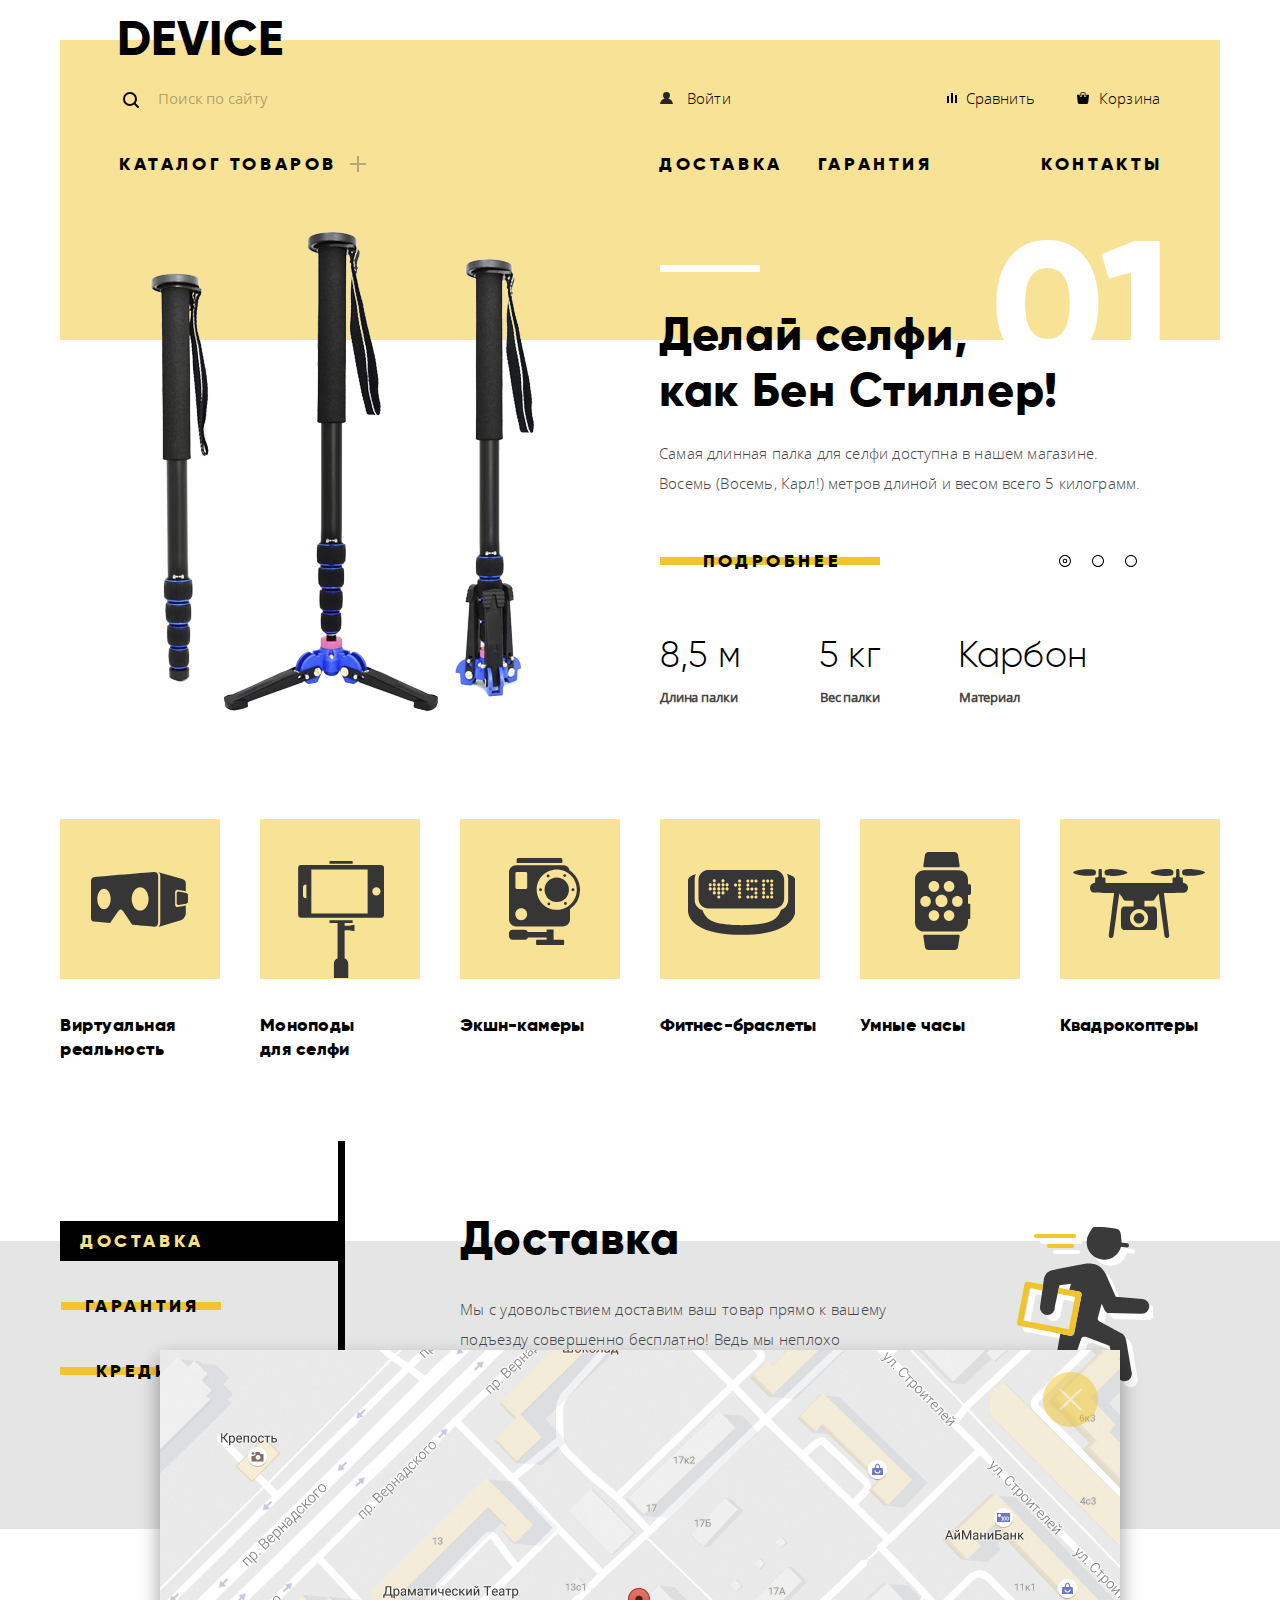
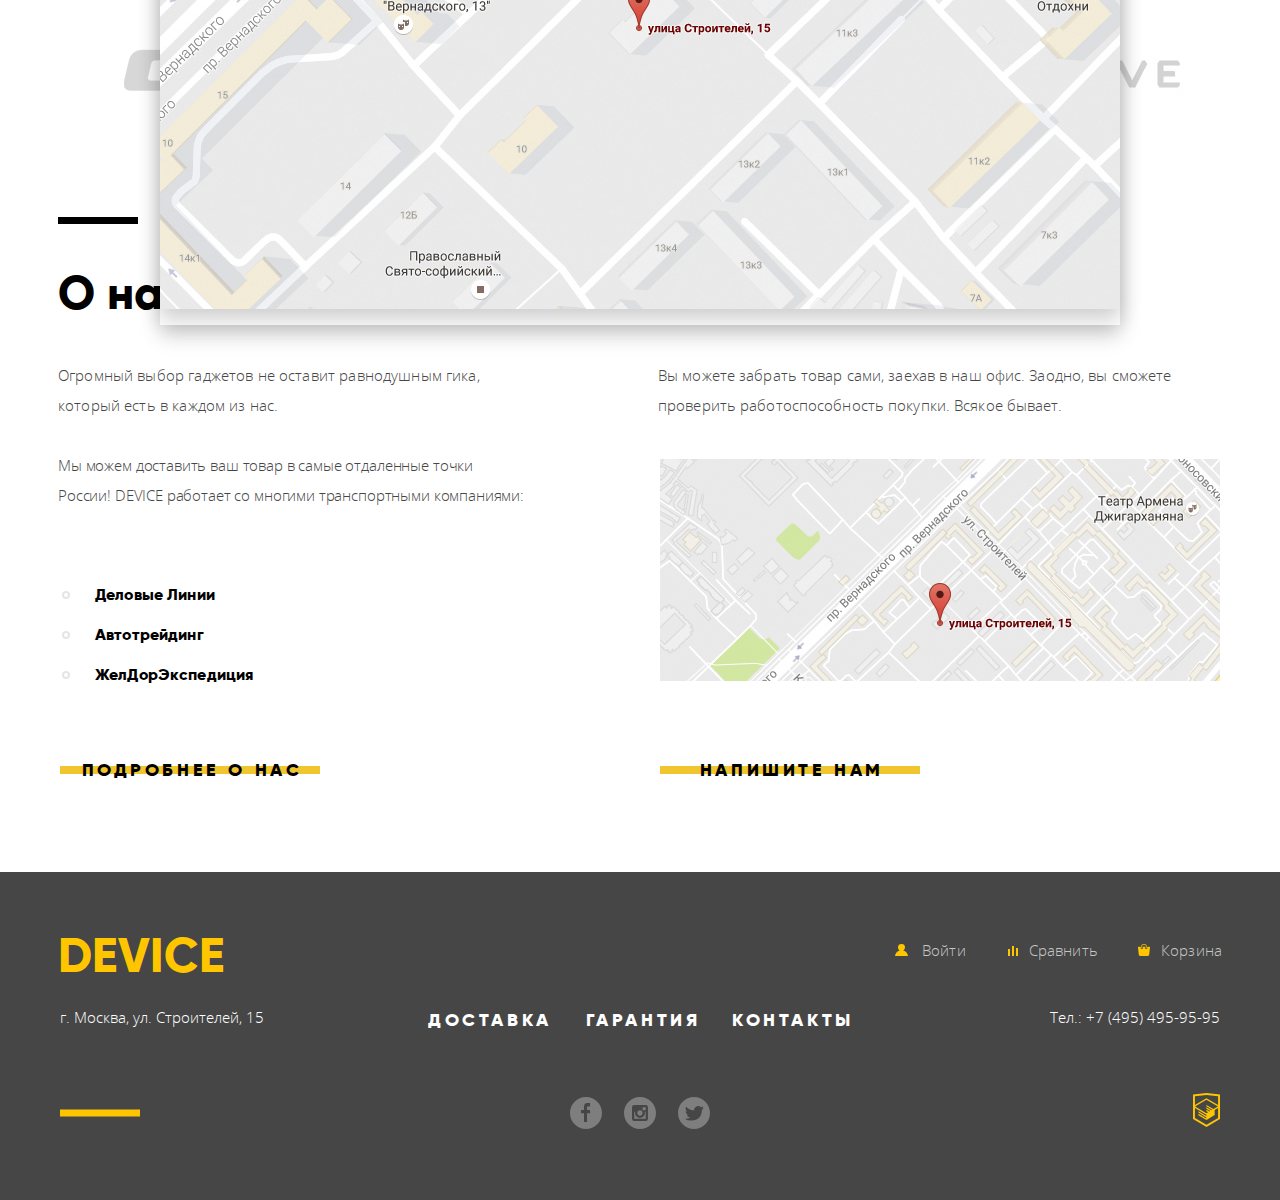
<file: index.html>
<!DOCTYPE html>
<html lang="ru">
  <head>
    <meta charset="utf-8">
    <title>Девайс</title>
    <link href="css/normalize.css" rel="stylesheet">
    <link href="css/style.min.css" rel="stylesheet">
  </head>
  <body>
    <header class="main-header">
      <a class="header-logo" href="index.html">Device</a>

      <nav class="main-navigation">
        <form class="search" action="https://echo.htmlacademy.ru" method="post">
          <label class="search-icon" for="search"></label>
          <input class="search-field" id="search" type="search" name="search-field" placeholder="Поиск по сайту" aria-label="Поле поиска" autocomplete="off">
          <button class="search-button invisible" type="submit">Найти</button>
        </form>

        <ul class="user-navigation">
            <li class="user-navigation-login"><a href="#">Войти</a></li>
            <li class="user-navigation-compare"><a href="#">Сравнить</a></li>
            <li class="user-navigation-cart"><a href="#">Корзина</a></li>
          </ul>
      </nav>

      <nav class="site-navigation">
        <ul class="site-navigation-list">
          <li class="catalog-product">
            <a href="#">Каталог товаров</a>
            <ul class="site-navigation-catalog">
              <li><a href="#">Виртуальная реальность</a></li>
              <li><a href="#">Фитнес-браслеты</a></li>
              <li><a href="#">Квадрокоптеры</a></li>
              <li><a href="catalog.html">Моноподы для селфи</a></li>
              <li><a href="#">Умные часы</a></li>
              <li><a href="#">Экшн-камеры</a></li>
            </ul>
          </li>
          <li class="catalog-delivery"><a href="#">Доставка</a></li>
          <li class="catalog-warranty"><a href="#">Гарантия</a></li>
          <li class="catalog-contacts"><a href="#">Контакты</a></li>
        </ul>
      </nav>
    </header>

    <main class="container">
      <div class="slider-wrapper">
        <input class="visually-hidden slide-toggle-button-1" id="slide1" type="radio" name="slide-button" value="Слайд 1" checked>
        <input class="visually-hidden slide-toggle-button-2" id="slide2" type="radio" name="slide-button" value="Слайд 2">
        <input class="visually-hidden slide-toggle-button-3" id="slide3" type="radio" name="slide-button" value="Слайд 3">

        <div class="slide-controls">
          <label class="slide-1" for="slide1">Слайд 1</label>
          <label class="slide-2" for="slide2">Слайд 2</label>
          <label class="slide-3" for="slide3">Слайд 3</label>
        </div>

        <section class="slider">
          <div class="slider-wrapper-image">
            <img class="slider-image" src="img/slider-1.png" width="384" height="486" alt="Селфи-палка">
          </div>
          <div class="slider-wrapper-text">
            <h2>Делай селфи,
            <br> как Бен Стиллер!</h2>
            <p class="slider-description">Самая длинная палка для селфи доступна в нашем магазине. Восемь (Восемь, Карл!) метров длиной и весом всего 5 килограмм.</p>
            <a class="link-animation" href="#">Подробнее</a>
            <table>
              <tr>
                <td>8,5 м</td>
                <td>5 кг</td>
                <td>Карбон</td>
              </tr>
              <tr>
                <th>Длина палки</th>
                <th>Вес палки</th>
                <th>Материал</th>
              </tr>
            </table>
          </div>
        </section>

        <section class="slider">
          <div class="slider-wrapper-image">
            <img class="slider-image" src="img/slider-2.png" width="345" height="485" alt="Фитнес-браслет">
          </div>
          <div class="slider-wrapper-text">
            <h2>Худеем
            <br> правильно!</h2>
            <p class="slider-description">Мотивирующие фитнес-браслеты помогут найти в себе силы не пропускать занятия и соблюдать диету.</p>
            <a class="link-animation" href="#">Подробнее</a>
            <table>
              <tr>
                <td>48 часов</td>
              </tr>
              <tr>
                <th>Без подзарядки</th>
              </tr>
            </table>
          </div>
        </section>

        <section class="slider">
          <div class="slider-wrapper-image">
            <img class="slider-image" src="img/slider-3.png" width="526" height="334" alt="Квадрокоптер">
          </div>
          <div class="slider-wrapper-text">
            <h2>Порхает как бабочка,
            <br>жалит как пчела!</h2>
            <p class="slider-description">Этот обычный, на первый взгляд, квадрокоптер оснащен мощным лазером, замаскированным под стандартную камеру.</p>
            <a class="link-animation" href="#">Подробнее</a>
            <table>
              <tr>
                <td>800 м</td>
                <td>50 м</td>
              </tr>
              <tr>
                <th>Дальность полета</th>
                <th>Радиус поражения</th>
              </tr>
            </table>
          </div>
        </section>
      </div>

      <section class="category">
        <h2 class="visually-hidden">Категории товаров</h2>
        <a class="vr" href="#">Виртуальная реальность</a>
        <a class="selfie-monopods" href="catalog.html">Моноподы для селфи</a>
        <a class="action-cameras" href="#">Экшн-камеры</a>
        <a class="fitnes-bands" href="#">Фитнес-браслеты</a>
        <a class="smartwatches" href="#">Умные часы</a>
        <a class="quadcopters" href="#">Квадрокоптеры</a>
      </section>

      <section class="service">
        <dl class="service-item">
          <dt class="service-item-title delivery-title service-item-title-active">
            <a class="link-animation" href="#">Доставка</a>
          </dt>
          <dt class="service-item-title warranty-title">
            <a class="link-animation" href="#">Гарантия</a>
          </dt>
          <dt class="service-item-title credit-title">
            <a class="link-animation" href="#">Кредит</a>
          </dt>

          <dd class="service-item-desription delivery">
            <h2 class="service-header">Доставка</h2>
            <p>Мы с удовольствием доставим ваш товар прямо к вашему подъезду совершенно бесплатно! Ведь мы неплохо заработаем, поднимая его на ваш этаж.</p>
          </dd>
          <dd class="service-item-desription warranty">
            <h2 class="service-header">Гарантия</h2>
            <p>Если из-за возгорания купленного у нас товара у вас сгорит дом — не переживайте, мы выдадим вам новый.
            <br>Товар, не дом, конечно же.</p>

          </dd>
          <dd class="service-item-desription credit">
            <h2 class="service-header">Кредит</h2>
            <p>Залезть в долговую яму стало проще! Кредитные консультанты подберут для вас наиболее выгодные условия кредита. Выгодные для нашего банка, разумеется.</p>
          </dd>
        </dl>
      </section>

      <section class="brands">
        <h2 class="visually-hidden">Бренды</h2>
        <a href="#"><img class="brands-item-image" src="img/logo-1.png" width="260" height="100" alt="DJI"></a>
        <a href="#"><img class="brands-item-image" src="img/logo-2.png" width="260" height="100" alt="SPGadgets"></a>
        <a href="#"><img class="brands-item-image" src="img/logo-3.png" width="260" height="100" alt="GoPro"></a>
        <a href="#"><img class="brands-item-image" src="img/logo-4.png" width="260" height="100" alt="VIVE"></a>
      </section>

      <div class="information">
        <section class="about">
          <h2 class="about-header">О нас</h2>
          <p>Огромный выбор гаджетов не оставит равнодушным гика, который есть в каждом из нас.</p>
          <p>Мы можем доставить ваш товар в самые отдаленные точки России! DEVICE работает со многими транспортными компаниями:</p>
          <ul class="about-list">
            <li>Деловые Линии</li>
            <li>Автотрейдинг</li>
            <li>ЖелДорЭкспедиция</li>
          </ul>
          <a class="link-animation" href="#">Подробнее о нас</a>
        </section>

        <section class="contacts">
            <h2 class="contacts-header">Контакты</h2>
            <p>Вы можете забрать товар сами, заехав в наш офис. Заодно, вы сможете проверить работоспособность покупки. Всякое бывает.</p>
            <a href="#">
              <img src="img/map.jpg" width="560" height="222" alt="Наш адрес: г. Москва, ул. Строителей, 15">
            </a>
            <a class="link-animation" href="#">Напишите нам</a>
        </section>
      </div>
    </main>

    <footer class="main-footer">
      <div class="footer-wrapper">
        <div class="footer-top">
          <a class="header-logo" href="index.html">Device</a>

          <nav class="footer-navigation user-navigation">
            <a class="footer-user-navigation-login" href="#">Войти</a>
            <a class="footer-user-navigation-compare" href="#">Сравнить</a>
            <a class="footer-user-navigation-cart" href="#">Корзина</a>
          </nav>
        </div>

        <div class="footer-middle">
          <p class="footer-contacts">г. Москва, ул. Строителей, 15</p>

          <nav class="footer-site-navigation">
            <a href="#">Доставка</a>
            <a href="#">Гарантия</a>
            <a href="#">Контакты</a>
          </nav>

          <p class="footer-phone">Тел.: +7 (495) 495-95-95</p>
        </div>

        <div class="footer-bottom">
          <ul class="footer-social">
            <li><a class="social-button social-button-facebook" href="#">Фейсбук</a></li>
            <li><a class="social-button social-button-instagram" href="#">Инстаграм</a></li>
            <li><a class="social-button social-button-twitter" href="#">Твиттер</a></li>
          </ul>

          <a class="footer-copyright" href="https://htmlacademy.ru/intensive/htmlcss" target="_blank">HTML Academy</a>
        </div>
      </div>
    </footer>

    <div class="pop-up feedback">
      <button class="modal-close" type="button">Закрыть</button>
      <form class="feedback-form" action="https://echo.htmlacademy.ru" method="post">
        <label>
          Ваше имя:
          <input id="feedback-name" type="text" name="name" placeholder="Имя Фамилия">
        </label>
        <label>
          Ваш e-mail:
          <input id="feedback-email" type="email" name="email" placeholder="email@example.com">
        </label>
        <label>
          Текст письма:
          <textarea id="feedback-entry-field" name="textarea" placeholder="В свободной форме"></textarea>
        </label>
        <button class="link-animation" type="submit">Отправить</button>
      </form>
    </div>

    <div class="pop-up big-map">
        <button class="modal-close" type="button">Закрыть</button>
        <iframe src="https://www.google.com/maps/embed?pb=!1m18!1m12!1m3!1d2249.1125488779976!2d37.52742931592807!3d55.687030980535816!2m3!1f0!2f0!3f0!3m2!1i1024!2i768!4f13.1!3m3!1m2!1s0x46b54cf65f5c8955%3A0x694710ccd55501e!2z0YPQuy4g0KHRgtGA0L7QuNGC0LXQu9C10LksIDE1LCDQnNC-0YHQutCy0LAsIDExOTMxMQ!5e0!3m2!1sru!2sru!4v1536295675583" width="960" height="559" style="border:0" allowfullscreen></iframe>
    </div>

    <script src="js/script.min.js"></script>
  </body>
</html>
</file>
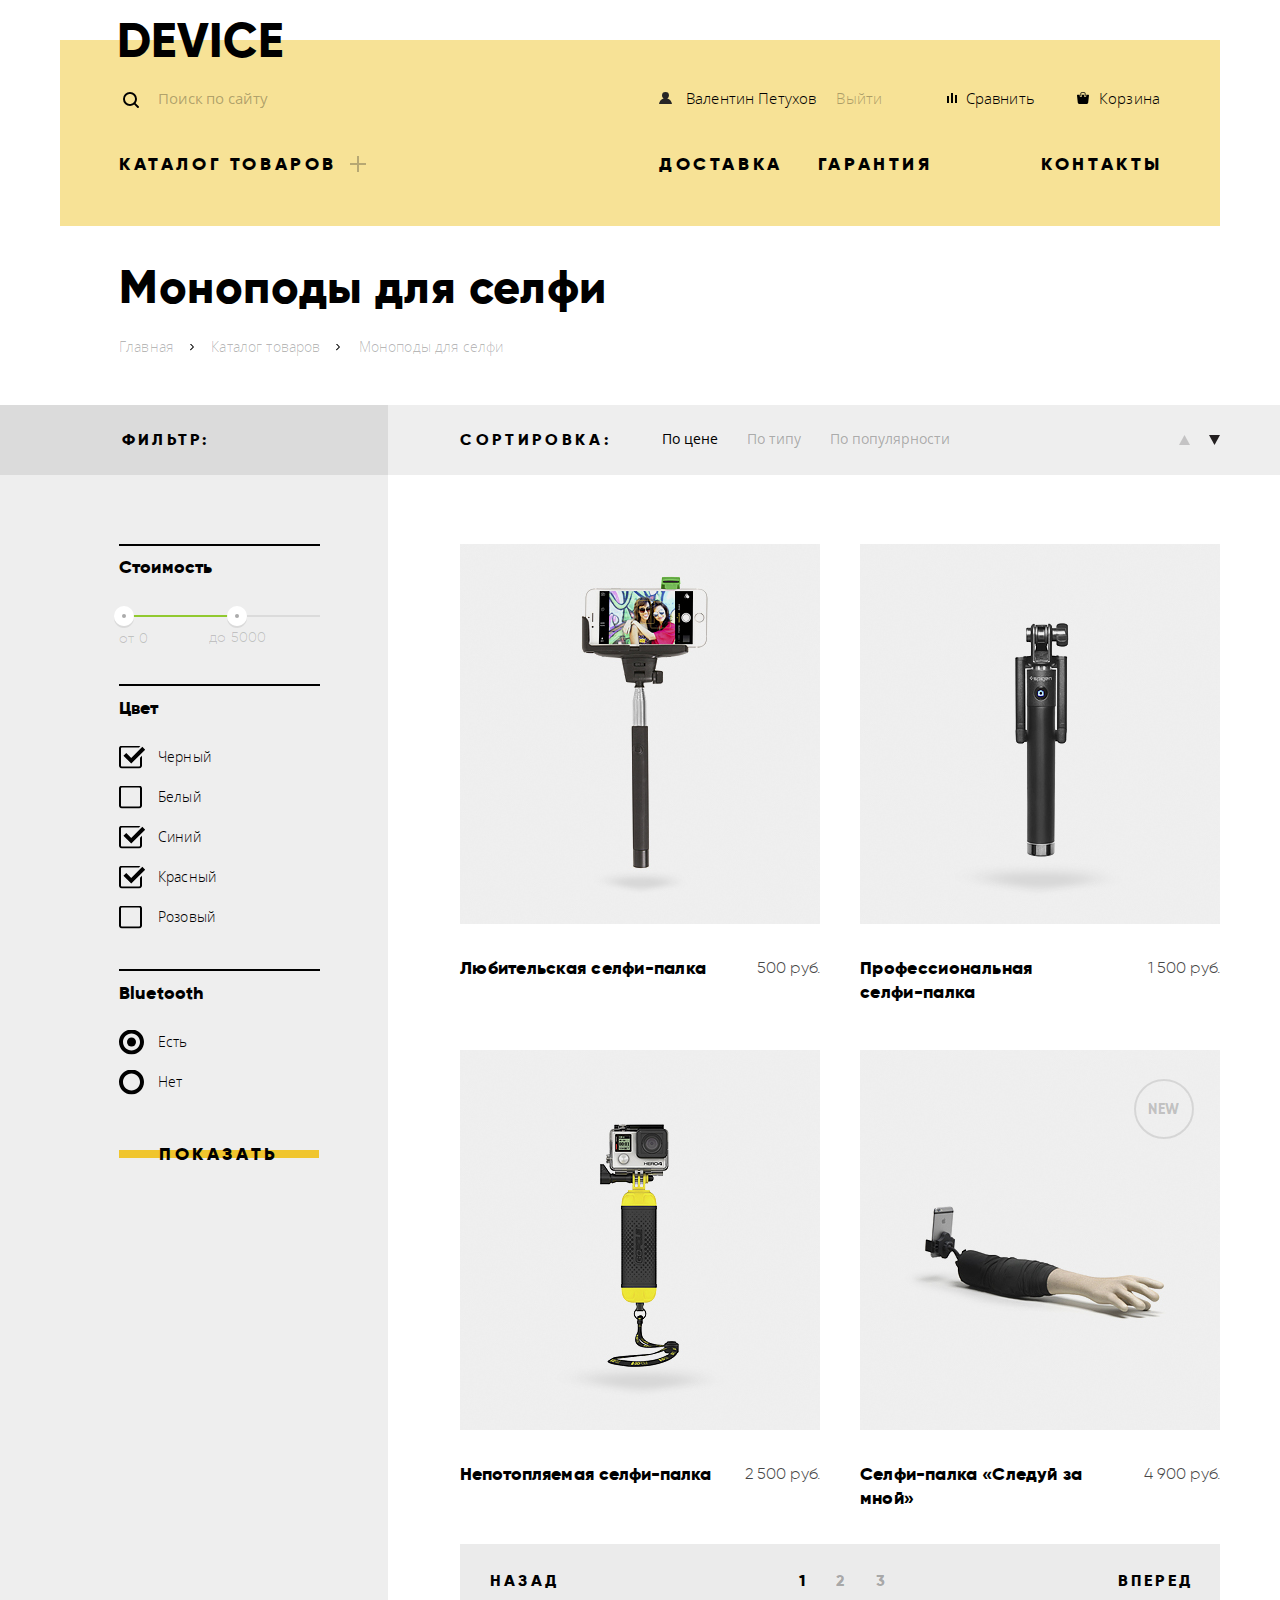
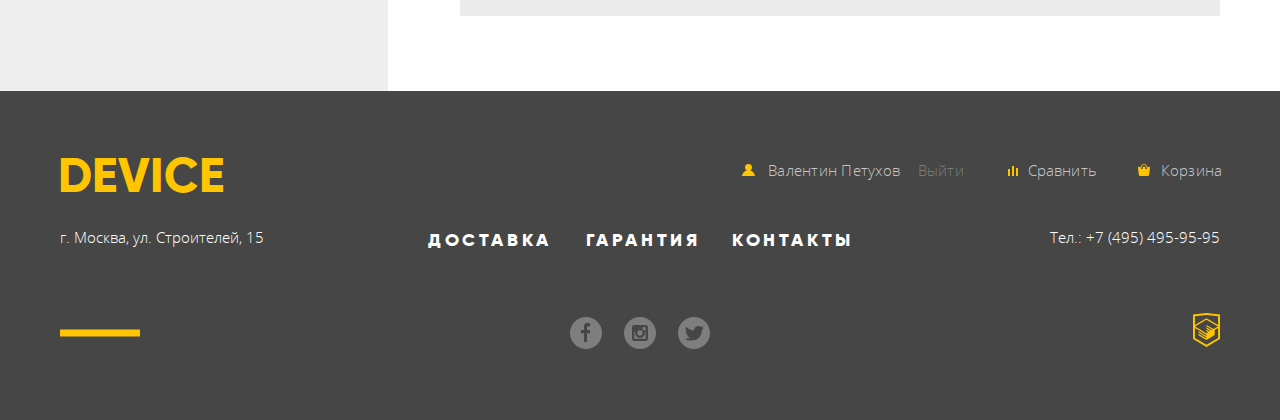
<file: catalog.html>
<!DOCTYPE html>
<html lang="ru">
  <head>
    <meta charset="utf-8">
    <title>Девайс. Моноподы для селфи</title>
    <link href="css/normalize.css" rel="stylesheet">
    <link href="css/style.min.css" rel="stylesheet">
  </head>
  <body class="inner">
    <header class="main-header">
      <a class="header-logo" href="index.html">Device</a>

      <nav class="main-navigation">
        <form class="search" action="https://echo.htmlacademy.ru" method="post">
          <label class="search-icon" for="search"></label>
          <input class="search-field" id="search" type="search" name="search-field" placeholder="Поиск по сайту" aria-label="Поле поиска" autocomplete="off">
          <button class="search-button invisible" type="submit">Найти</button>
        </form>

        <ul class="user-navigation">
          <li class="user-navigation-username"><a href="https://up.htmlacademy.ru/htmlcss/22/user/785179" target="_blank">Валентин Петухов</a></li>
          <li class="user-navigation-login"><a href="#">Выйти</a></li>
          <li class="user-navigation-compare"><a href="#">Сравнить</a></li>
          <li class="user-navigation-cart"><a href="#">Корзина</a></li>
        </ul>
      </nav>

      <nav class="site-navigation">
        <ul class="site-navigation-list">
          <li class="catalog-product">
            <a href="#">Каталог товаров</a>
            <ul class="site-navigation-catalog">
              <li><a href="#">Виртуальная реальность</a></li>
              <li><a href="#">Фитнес-браслеты</a></li>
              <li><a href="#">Квадрокоптеры</a></li>
              <li><a href="catalog.html">Моноподы для селфи</a></li>
              <li><a href="#">Умные часы</a></li>
              <li><a href="#">Экшн-камеры</a></li>
            </ul>
          </li>
          <li class="catalog-delivery"><a href="#">Доставка</a></li>
          <li class="catalog-warranty"><a href="#">Гарантия</a></li>
          <li class="catalog-contacts"><a href="#">Контакты</a></li>
        </ul>
      </nav>
    </header>

    <main class="container">
      <div class="container-header-wrapper">
        <h1 class="container-header">Моноподы для селфи</h1>

        <ul class="breadcrumbs">
          <li><a href="index.html">Главная</a></li>
          <li><a href="#">Каталог товаров</a></li>
          <li><a class="active">Моноподы для селфи</a></li>
        </ul>
      </div>

      <div class="container-wrapper">
        <section class="filter">
          <div class="filter-header-wrapper">
            <h2 class="filter-header">Фильтр:</h2>
          </div>
          <form class="filter-form" action="https://echo.htmlacademy.ru" method="post">
            <h3 class="form-header">Стоимость</h3>
            <div class="range">
              <div class="range-selection"></div>
              <button class="range-button-left" type="button"></button>
              <button class="range-button-right" type="button"></button>
              <div class="price-from">от<output>0</output></div>
              <div class="price-to">до<output>5000</output></div>
            </div>

            <h3 class="form-header">Цвет</h3>
            <input class="visually-hidden" id="black" type="checkbox" name="color" value="Черный" checked>
            <label for="black">Черный</label>
            <input class="visually-hidden" id="white" type="checkbox" name="color" value="Белый">
            <label for="white">Белый</label>
            <input class="visually-hidden" id="blue" type="checkbox" name="color" value="Синий" checked>
            <label for="blue">Синий</label>
            <input class="visually-hidden" id="red" type="checkbox" name="color" value="Красный" checked>
            <label for="red">Красный</label>
            <input class="visually-hidden" id="pink" type="checkbox" name="color" value="Розовый">
            <label for="pink">Розовый</label>

            <h3 class="form-header">Bluetooth</h3>
            <input class="visually-hidden" id="bluetooth1" type="radio" name="bluetooth" value="Есть" checked>
            <label for="bluetooth1">Есть</label>
            <input class="visually-hidden" id="bluetooth2" type="radio" name="bluetooth" value="Нет">
            <label for="bluetooth2">Нет</label>

            <button class="link-animation" type="submit">Показать</button>
          </form>
        </section>

        <section class="catalog">
          <div class="catalog-control">
            <div class="catalog-control-wrapper">
              <h2 class="catalog-header">Сортировка:</h2>
              <a class="active" href="#">По цене</a>
              <a href="#">По типу</a>
              <a href="#">По популярности</a>
              <div class="icon-wrapper">
                <a class="icon-up" href="#">Сортировка по возрастанию</a>
                <a class="icon-down active" href="#">Сортировка по убыванию</a>
              </div>
            </div>
          </div>

          <div class="catalog-items-wrapper">
            <section class="catalog-items">
              <article class="catalog-item">
                <div class="img-wrapper">
                  <img src="img/item-1.jpg" width="360" height="380" alt="Любительская селфи-палка">

                  <div class="catalog-item-overlay">
                    <a class="add-cart link-animation" href="#">В корзину</a>
                    <a class="add-compare" href="#">Добавить к сравнению</a>
                  </div>
                </div>

                <div class="catalog-item-description">
                  <a class="catalog-item-header" href="#">Любительская селфи-палка</a>
                  <span class="catalog-item-price">500 руб.</span>
                </div>
              </article>

              <article class="catalog-item">
                <div class="img-wrapper">
                  <img src="img/item-2.jpg" width="360" height="380" alt="Профессиональная селфи-палка">

                  <div class="catalog-item-overlay">
                    <a class="add-cart link-animation" href="#">В корзину</a>
                    <a class="add-compare" href="#">Добавить к сравнению</a>
                  </div>
                </div>

                <div class="catalog-item-description">
                  <a class="catalog-item-header" href="#">Профессиональная селфи-палка</a>
                  <span class="catalog-item-price">1 500 руб.</span>
                </div>
              </article>

              <article class="catalog-item">
                <div class="img-wrapper">
                  <img src="img/item-3.jpg" width="360" height="380" alt="Непотопляемая селфи-палка">

                  <div class="catalog-item-overlay">
                    <a class="add-cart link-animation" href="#">В корзину</a>
                    <a class="add-compare" href="#">Добавить к сравнению</a>
                  </div>
                </div>

                <div class="catalog-item-description">
                  <a class="catalog-item-header" href="#">Непотопляемая селфи-палка</a>
                  <span class="catalog-item-price">2 500 руб.</span>
                </div>
              </article>

              <article class="catalog-item">
                <div class="img-wrapper catalog-item-new">
                  <img src="img/item-4.jpg" width="360" height="380" alt="Селфи-палка Следуй за мной">

                  <div class="catalog-item-overlay">
                    <a class="add-cart link-animation" href="#">В корзину</a>
                    <a class="add-compare" href="#">Добавить к сравнению</a>
                  </div>
                </div>

                <div class="catalog-item-description">
                  <a class="catalog-item-header" href="#">Селфи-палка «Следуй за мной»</a>
                  <span class="catalog-item-price">4 900 руб.</span>
                </div>
              </article>
            </section>

            <section class="pagination">
              <a class="pagination-back" href="#">Назад</a>
              <a class="pagination-page active">1</a>
              <a class="pagination-page" href="#">2</a>
              <a class="pagination-page" href="#">3</a>
              <a class="pagination-next" href="#">Вперед</a>
            </section>
          </div>
        </section>
      </div>
    </main>

    <footer class="main-footer">
      <div class="footer-wrapper">
        <div class="footer-top">
          <a class="header-logo" href="index.html">Device</a>

          <nav class="footer-navigation user-navigation">
            <a class="footer-user-navigation-username" href="https://up.htmlacademy.ru/htmlcss/22/user/785179" target="_blank">Валентин Петухов</a>
            <a class="footer-user-navigation-login" href="#">Выйти</a>
            <a class="footer-user-navigation-compare" href="#">Сравнить</a>
            <a class="footer-user-navigation-cart" href="#">Корзина</a>
          </nav>
        </div>

        <div class="footer-middle">
          <p class="footer-contacts">г. Москва, ул. Строителей, 15</p>

          <nav class="footer-site-navigation">
            <a href="#">Доставка</a>
            <a href="#">Гарантия</a>
            <a href="#">Контакты</a>
          </nav>

          <p class="footer-phone">Тел.: +7 (495) 495-95-95</p>
        </div>

        <div class="footer-bottom">
          <ul class="footer-social">
            <li><a class="social-button social-button-facebook" href="#">Фейсбук</a></li>
            <li><a class="social-button social-button-instagram" href="#">Инстаграм</a></li>
            <li><a class="social-button social-button-twitter" href="#">Твиттер</a></li>
          </ul>

          <a class="footer-copyright" href="https://htmlacademy.ru/intensive/htmlcss" target="_blank">HTML Academy</a>
        </div>
      </div>
    </footer>
  </body>
</html>
</file>
<file: css/style.min.css>
@font-face{font-weight:300;font-family:Gilroy;font-style:normal;src:url(../fonts/gilroylight.woff2) format("woff2"),url(../fonts/gilroylight.woff) format("woff")}@font-face{font-weight:800;font-family:Gilroy;font-style:normal;src:url(../fonts/gilroyextrabold.woff2) format("woff2"),url(../fonts/gilroyextrabold.woff) format("woff")}@font-face{font-weight:300;font-family:"Open Sans";font-style:normal;src:url(../fonts/opensanslight.woff2) format("woff2"),url(../fonts/opensanslight.woff) format("woff")}@font-face{font-weight:400;font-family:"Open Sans";font-style:normal;src:url(../fonts/opensans.woff2) format("woff2"),url(../fonts/opensans.woff) format("woff")}body,html{-webkit-box-sizing:border-box;box-sizing:border-box;min-width:1200px}body{margin:0;padding:0;font-weight:300;font-size:15px;line-height:30px;font-family:"Open Sans",Arial,sans-serif;color:#000;letter-spacing:.01em;background-color:#fff;background-size:auto}a{text-decoration:none}img{max-width:100%;height:auto}.visually-hidden:not(:focus):not(:active),input[type=checkbox].visually-hidden,input[type=radio].visually-hidden{position:fixed;width:1px;height:1px;margin:-1px;padding:0;overflow:hidden;white-space:nowrap;border:0;clip:rect(0 0 0 0);clip-path:inset(100%);-webkit-clip-path:inset(100%)}.main-header{display:-webkit-box;display:-ms-flexbox;display:flex;-ms-flex-direction:column;flex-direction:column;flex-wrap:wrap;justify-content:flex-start;-webkit-box-sizing:border-box;box-sizing:border-box;width:1160px;min-height:300px;margin:40px auto 38px;padding-bottom:160px;color:#000;background-color:rgba(240,197,46,.5);-webkit-box-direction:normal;-webkit-box-orient:vertical;-webkit-box-pack:start;-ms-flex-pack:start;-ms-flex-wrap:wrap}.inner .main-header{min-height:186px;padding-bottom:50px}.header-logo{align-self:flex-start;margin-top:-25px;margin-right:60px;margin-left:57px;font-weight:800;font-size:48px;line-height:48px;font-family:Gilroy,Arial,sans-serif;color:#000;text-transform:uppercase;letter-spacing:.01em;-ms-flex-item-align:start}.inner .header-logo{margin-top:-23px}.header-logo:focus,.header-logo:hover,.user-navigation a:focus,.user-navigation a:hover{color:rgba(0,0,0,.6)}.header-logo:active,.user-navigation a:active{color:rgba(0,0,0,.3)}.main-navigation,.search{display:-webkit-box;display:-ms-flexbox;display:flex}.main-navigation{flex-wrap:wrap;justify-content:space-between;-webkit-box-sizing:border-box;box-sizing:border-box;margin-top:12px;margin-bottom:28px;padding-right:60px;padding-left:60px;-webkit-box-pack:justify;-ms-flex-pack:justify;-ms-flex-wrap:wrap}.inner .main-navigation{margin-top:10px}.search{position:relative;width:500px;min-height:49px;margin:0;padding:0}.search .search-field{flex-grow:1;margin-top:-2px;padding-left:38px;font-size:15px;line-height:30px;color:#000;letter-spacing:-.1px;background-color:transparent;border:0;border-bottom:2px solid transparent;outline:0;-webkit-box-flex:1;-ms-flex-positive:1}.search .search-icon::before{content:"";position:absolute;top:50%;left:3px;width:16px;height:16px;background:url(../img/search.svg) no-repeat center;-webkit-transform:translateY(-50%);-ms-transform:translateY(-50%);transform:translateY(-50%)}.search .search-field:focus{border:0;border-bottom:2px solid #000}.search .search-field::-webkit-input-placeholder{color:rgba(0,0,0,.3)}.search .search-field:-ms-input-placeholder,.search .search-field::-ms-input-placeholder{color:rgba(0,0,0,.3)}.search .search-field::placeholder{color:rgba(0,0,0,.3)}.search .search-field:hover::-webkit-input-placeholder{color:rgba(0,0,0,.6)}.search .search-field:hover:-ms-input-placeholder,.search .search-field:hover::-ms-input-placeholder{color:rgba(0,0,0,.6)}.search .search-field:hover::placeholder{color:rgba(0,0,0,.6)}.search .search-field:focus::-webkit-input-placeholder{color:#000}.search .search-field:focus:-ms-input-placeholder,.search .search-field:focus::-ms-input-placeholder{color:#000}.search .search-field:focus::placeholder{color:#000}.search-button{min-width:85px;min-height:49px;margin-left:auto;padding:5px;background-color:transparent;border:2px solid #000;cursor:pointer}.search-button:hover{color:#fff;background-color:#000}.search-button:active,.search-button:focus{color:rgba(255,255,255,.3);background-color:#000}.search .search-field:focus+.search-button,.search-button:active,.search-button:focus,.search-button:hover{display:block}.invisible{display:none}.user-navigation{display:-webkit-box;display:-ms-flexbox;display:flex;flex-wrap:wrap;justify-content:flex-start;align-items:center;width:500px;margin:-2px 1px 0 0;padding:0;list-style:none;-webkit-box-align:center;-webkit-box-pack:start;-ms-flex-align:center;-ms-flex-pack:start;-ms-flex-wrap:wrap}.user-navigation li{margin-top:-1px;margin-right:10px;margin-left:10px}.user-navigation li:last-child{margin-right:-1px}.user-navigation .user-navigation-username{position:relative;margin-left:27px}.user-navigation-login a::before,.user-navigation-username a::before{left:-27px;width:13px;height:12px;background:url(../img/user.svg) no-repeat center}.user-navigation .user-navigation-login{position:relative;margin-top:-1px;margin-left:28px}.inner .user-navigation-login{margin-left:10px;opacity:.3}.user-navigation-username+.user-navigation-login a::before{content:"";width:0;height:0}.user-navigation .user-navigation-compare{position:relative;margin-top:-1px;margin-right:54px;margin-left:auto}.user-navigation-cart a::before,.user-navigation-compare a::before,.user-navigation-login a::before,.user-navigation-username a::before{content:"";position:absolute;top:50%;-webkit-transform:translateY(-50%);-ms-transform:translateY(-50%);transform:translateY(-50%)}.user-navigation-compare a::before{background:url(../img/compare.svg) no-repeat center;left:-19px;width:10px;height:10px}.user-navigation .user-navigation-cart{position:relative;margin-right:0}.user-navigation-cart a::before{left:-22px;width:12px;height:12px;background:url(../img/cart.svg) no-repeat center}.site-navigation a,.user-navigation a{color:#000}.user-navigation a:focus::before,.user-navigation a:hover::before{opacity:.6}.user-navigation a:active::before{opacity:.3}.site-navigation{position:relative;z-index:3;flex-grow:1;-webkit-box-sizing:border-box;box-sizing:border-box;width:1160px;padding-right:60px;padding-left:59px;font-weight:800;font-size:18px;line-height:24px;font-family:Gilroy,Arial,sans-serif;text-transform:uppercase;letter-spacing:.2em;-webkit-box-flex:1;-ms-flex-positive:1}.site-navigation a:focus,.site-navigation a:hover{color:rgba(0,0,0,.6)}.site-navigation a:active{color:rgba(0,0,0,.3)}.site-navigation-catalog,.site-navigation-list{flex-wrap:wrap;justify-content:flex-start;margin:0;list-style:none;-webkit-box-pack:start;-ms-flex-pack:start;-ms-flex-wrap:wrap}.site-navigation-list{display:-webkit-box;display:-ms-flexbox;display:flex;-webkit-box-sizing:border-box;box-sizing:border-box;width:1040px;padding:0}.site-navigation-list>li{margin-right:10px;margin-left:10px}.site-navigation-list .catalog-delivery{margin:0}.site-navigation-list .catalog-warranty{margin-right:0;margin-left:35px}.site-navigation-list .catalog-contacts{margin-right:-4px;margin-left:auto}.site-navigation-list .catalog-product{width:540px;margin-right:0;margin-left:0}.catalog-product>a{display:inline-block;height:100%;vertical-align:bottom}.catalog-product>a::after{content:"";position:absolute;top:0;left:290px;display:inline-block;width:16px;height:24px;vertical-align:middle;background:url(../img/plus.svg) no-repeat center;opacity:.3}.site-navigation-catalog{position:absolute;right:0;left:0;display:none;min-height:140px;padding:24px 60px 0;font-weight:300;font-size:15px;line-height:36px;font-family:"Open Sans",Arial,sans-serif;text-transform:none;letter-spacing:.01em;background-color:#f7e296}.catalog-product-wrapper{-webkit-box-sizing:border-box;box-sizing:border-box;width:600px;height:100%}.site-navigation-catalog li{-webkit-box-sizing:border-box;box-sizing:border-box;width:200px}.site-navigation-catalog li:nth-child(2),.site-navigation-catalog li:nth-child(3),.site-navigation-catalog li:nth-child(5){padding-left:40px}.site-navigation-catalog li:nth-child(3){width:600px}.site-navigation-catalog li:nth-child(5){width:800px}.catalog-product a:focus~.site-navigation-catalog,.catalog-product a:hover~.site-navigation-catalog,.site-navigation-catalog:hover{display:-webkit-box;display:-ms-flexbox;display:flex}.slider-wrapper{position:relative;width:1160px;min-height:500px;margin:-150px auto 95px}.slider,.slider .slider-image{margin-right:auto;margin-left:auto}.slider{justify-content:space-between;align-items:stretch;width:1160px;min-height:486px;-webkit-box-align:stretch;-webkit-box-pack:justify;-ms-flex-align:stretch;-ms-flex-pack:justify;display:none}.slider .slider-image{display:block}.slider:nth-of-type(2) .slider-image{margin-top:12px;margin-left:114px}.slider:nth-of-type(3) .slider-image{margin-top:3px;margin-left:29px}.slider .slider-wrapper-text{position:relative;z-index:1;display:-webkit-box;display:-ms-flexbox;display:flex;-ms-flex-direction:column;flex-direction:column;align-items:flex-start;width:560px;min-height:486px;-webkit-box-align:start;-webkit-box-direction:normal;-webkit-box-orient:vertical;-ms-flex-align:start}.slider:nth-of-type(1) .slider-wrapper-text::before{content:"01";position:absolute;top:-13px;right:48px;z-index:-1;font-weight:800;font-size:179.2px;line-height:179.2px;font-family:Gilroy,Arial,sans-serif;color:#fff}.slider:nth-of-type(1) .slider-wrapper-text::after{content:"";position:absolute;top:37px;left:0;z-index:-1;width:100px;height:7px;background-color:#fff}.slider:nth-of-type(2) .slider-wrapper-text::before{content:"02";position:absolute;top:-14px;right:49px;z-index:-1;font-weight:800;font-size:179.2px;line-height:179.2px;font-family:Gilroy,Arial,sans-serif;color:#fff}.slider:nth-of-type(2) .slider-wrapper-text::after{content:"";position:absolute;top:37px;left:0;z-index:-1;width:100px;height:7px;background-color:#fff}.slider:nth-of-type(3) .slider-wrapper-text::before{content:"03";position:absolute;top:-13px;right:50px;z-index:-1;font-weight:800;font-size:179.2px;line-height:179.2px;font-family:Gilroy,Arial,sans-serif;color:#fff}.slider:nth-of-type(3) .slider-wrapper-text::after{content:"";position:absolute;top:37px;left:0;z-index:-1;width:100px;height:7px;background-color:#fff}.slider .slider-wrapper-image{width:560px;padding-left:2px}.slider:nth-of-type(3) .slider-wrapper-image{margin-top:62px}.slider h2,.slider-number{font-weight:800;font-family:Gilroy,Arial,sans-serif}.slider-number{color:#fff;font-size:179.2px;line-height:179.2px}.slider h2{margin-top:78px;margin-bottom:25px;margin-left:-1px;font-size:47px;line-height:56px;letter-spacing:.7px}.slider-description{width:490px;margin:-5px 0 -5px -1px;padding:0;color:#464646;letter-spacing:.18px}.slider:nth-of-type(2) .slider-description{width:460px}.slider:nth-of-type(3) .slider-description{width:480px}.slider-wrapper-text a{width:220px;margin-top:auto;margin-bottom:auto;margin-left:2px}.slider-wrapper-text a:before{width:220px;margin-left:-2px}.link-animation{position:relative;z-index:1;display:-webkit-box;display:-ms-flexbox;display:flex;justify-content:center;align-items:center;min-width:160px;font-weight:800;font-size:18px;line-height:24px;font-family:Gilroy,Arial,sans-serif;text-align:center;color:#000;text-transform:uppercase;letter-spacing:.2em;background-color:transparent;border:0;cursor:pointer;-webkit-box-align:center;-webkit-box-pack:center;-ms-flex-align:center;-ms-flex-pack:center}.link-animation:before{content:"";position:absolute;top:50%;left:50%;z-index:-1;min-width:160px;height:8px;margin-top:-4px;background-color:#f0c52e;-webkit-transform:translateX(-50%);-ms-transform:translateX(-50%);transform:translateX(-50%)}.link-animation:focus::before,.link-animation:hover::before{content:"";position:absolute;top:50%;left:50%;z-index:-1;min-width:160px;height:40px;margin-top:-20px;background-color:#f0c52e;-webkit-transform:translateX(-50%);-ms-transform:translateX(-50%);transform:translateX(-50%)}.link-animation:active{color:rgba(0,0,0,.3)}.slider-wrapper-text table{margin-bottom:4px;margin-left:-3px}.slider:nth-of-type(2) table{margin-bottom:15px;margin-left:-3px}.slider td{font-weight:300;font-size:36px;line-height:48px;font-family:Gilroy,Arial,sans-serif}.slider td:not(:first-child){padding-left:38px;letter-spacing:.2px}.slider:nth-of-type(3) td:not(:first-child),.slider:nth-of-type(3) th:not(:first-child){padding-left:20px}.slider td:not(:last-child){padding-right:38px;letter-spacing:.2px}.slider th{padding-top:5px;font-size:13px;line-height:20px;text-align:left;color:#464646;letter-spacing:-.15px}.slider th:not(:first-child){padding-left:39px}.slide-controls{position:absolute;right:83px;bottom:161px;font-size:0;line-height:0}.slide-controls label{position:relative;z-index:2;display:inline-block;width:12px;height:12px;margin-left:21px;font-size:0;vertical-align:middle;background-image:url(../img/slider-button-empty.svg);background-repeat:no-repeat;background-position:center;background-size:cover;cursor:pointer}.slide-toggle-button-1:focus~.slide-controls .slide-1,.slide-toggle-button-2:focus~.slide-controls .slide-2,.slide-toggle-button-3:focus~.slide-controls .slide-3{outline:1px solid #4d90fe}#slide1:checked~.slide-controls .slide-1,#slide2:checked~.slide-controls .slide-2,#slide3:checked~.slide-controls .slide-3{background-image:url(../img/slider-button.svg);background-repeat:no-repeat;background-position:center;background-size:cover}#slide1:checked~.slider:nth-of-type(1),#slide2:checked~.slider:nth-of-type(2),#slide3:checked~.slider:nth-of-type(3){display:-webkit-box;display:-ms-flexbox;display:flex}.category{display:-webkit-box;display:-ms-flexbox;display:flex;flex-wrap:wrap;justify-content:flex-start;width:1160px;margin-right:auto;margin-bottom:130px;margin-left:auto;-webkit-box-pack:start;-ms-flex-pack:start;-ms-flex-wrap:wrap}.category a{-webkit-box-sizing:border-box;box-sizing:border-box;width:160px;margin-top:-10px;margin-right:40px;margin-bottom:50px;font-weight:800;font-size:18px;line-height:24px;font-family:Gilroy,Arial,sans-serif;color:#000}.category a:nth-of-type(6n){margin-right:0}.category a:last-child{margin-right:0}a.vr{letter-spacing:.5px}a.selfie-monopods{width:120px;margin-right:80px;letter-spacing:.3px}a.action-cameras{letter-spacing:.1px}a.fitnes-bands{letter-spacing:.09px}.category a::before{content:"";display:block;width:160px;height:160px;margin:6px 0 34px;padding:0;background-color:rgba(240,197,46,.5)}.category a:focus::before,.category a:hover::before{background-color:#f0c52e}.category a:active,.category a:active::before{opacity:.3}.category a:nth-of-type(1)::before{background-image:url(../img/popular-1.svg);background-repeat:no-repeat;background-position:31px 53px}.category a:nth-of-type(2)::before{background-image:url(../img/popular-2.svg);background-repeat:no-repeat;background-position:38px 42px}.category a:nth-of-type(3)::before{background-image:url(../img/popular-3.svg);background-repeat:no-repeat;background-position:49px 39px}.category a:nth-of-type(4)::before{background-image:url(../img/popular-4.svg);background-repeat:no-repeat;background-position:28px 51px}.category a:nth-of-type(5)::before{background-image:url(../img/popular-5.svg);background-repeat:no-repeat;background-position:55px 33px}.category a:nth-of-type(6)::before{background-image:url(../img/popular-6.svg);background-repeat:no-repeat;background-position:13px 50px}.service{width:100%;min-height:288px;margin-bottom:94px;background-color:#e5e5e5}.service-item{position:relative;top:-20px;display:-webkit-box;display:-ms-flexbox;display:flex;-ms-flex-direction:column;flex-direction:column;align-items:flex-start;width:1160px;min-height:160px;margin-right:auto;margin-left:auto;-webkit-box-align:start;-webkit-box-direction:normal;-webkit-box-orient:vertical;-ms-flex-align:start}.service-item .service-item-title:first-child::before{content:"";position:absolute;top:-80px;right:0;width:7px;height:319px;background-color:#000}.service-item-title{position:relative;display:-webkit-box;display:-ms-flexbox;display:flex;width:285px;margin-bottom:25px;text-align:center}.service-item-title .link-animation{min-width:160px;min-height:40px;font-weight:800;font-size:18px;line-height:24px;font-family:Gilroy,Arial,sans-serif;text-transform:uppercase;letter-spacing:.2em}.delivery-title:not(.service-item-title-active)>.link-animation::before{margin-left:-3px}.delivery-title:not(.service-item-title-active)>.link-animation{padding-left:6px}.delivery-title.service-item-title-active>.link-animation{margin-left:2px}.warranty-title:not(.service-item-title-active) .link-animation{padding-left:2px}.credit-title.service-item-title-active .link-animation,.warranty-title.service-item-title-active .link-animation{padding-left:6px}.service-item-title .link-animation:active,.service-item-title .link-animation:active::before{color:#f7e184;background-color:#000;border:0;border-right:118px solid #000}.service-item-title .link-animation:active::before{width:0;height:0}.service-item-title-active{background-color:#000}.service-item-title-active .link-animation{color:#f7e184}.service-item-title-active .link-animation::before{width:0;height:0}.service-item-desription{display:none;width:760px;min-height:250px;margin:-204px 0 0 400px}.delivery-title.service-item-title-active~.delivery.service-item-desription{display:block}.credit-title.service-item-title-active~.credit.service-item-desription,.warranty-title.service-item-title-active~.warranty.service-item-desription{display:block;margin-top:-214px;padding-top:10px}.delivery{background:url(../img/delivery.svg) no-repeat 557px 15px}.warranty{background:url(../img/warranty.svg) no-repeat 543px 0}.credit{background:url(../img/credit.svg) no-repeat 534px 0}.service-item h2{margin:2px 0 32px;padding:0;font-weight:800;font-size:47px;line-height:48px;font-family:Gilroy,Arial,sans-serif;letter-spacing:1px}.service-item p{width:450px;margin:0;padding:0;color:#464646;letter-spacing:.2px}.delivery p{letter-spacing:.28px}.credit p{width:435px}.brands{display:-webkit-box;display:-ms-flexbox;display:flex;flex-wrap:wrap;justify-content:space-between;width:1160px;min-height:100px;margin-right:auto;margin-bottom:85px;margin-left:auto;-webkit-box-pack:justify;-ms-flex-pack:justify;-ms-flex-wrap:wrap}.brands a{position:relative;width:260px;margin-right:40px}.brands a:nth-of-type(4n){margin-right:0}.brands a:last-child{margin-right:0}.brands-item-image{background-color:rgba(255,0,0,.5);opacity:.2}.brands a:nth-of-type(1):hover::after,.brands a:nth-of-type(2):hover::after{content:"";position:absolute;top:0;left:0;width:260px;height:100px;background-image:url(../img/logo-1.jpg)}.brands a:nth-of-type(2):hover::after{background-image:url(../img/logo-2.jpg)}.brands a:nth-of-type(3):hover::after,.brands a:nth-of-type(4):hover::after{content:"";position:absolute;top:0;left:0;width:260px;height:100px;background-image:url(../img/logo-3.jpg)}.brands a:nth-of-type(4):hover::after{background-image:url(../img/logo-4.jpg)}.about,.information{display:-webkit-box;display:-ms-flexbox;display:flex}.information{align-items:stretch;min-height:560px;margin-right:auto;-webkit-box-align:stretch;-ms-flex-align:stretch;justify-content:space-between;width:1160px;margin-left:auto;-webkit-box-pack:justify;-ms-flex-pack:justify}.about{-ms-flex-direction:column;flex-direction:column;justify-content:flex-start;width:560px;margin-left:-2px;-webkit-box-direction:normal;-webkit-box-orient:vertical;-webkit-box-pack:start;-ms-flex-pack:start}.about h2{margin:0 0 34px;padding:0;font-weight:800;font-size:47px;line-height:48px;font-family:Gilroy,Arial,sans-serif}.about h2::before,.contacts h2::before{content:"";display:block;width:80px;height:7px;margin-bottom:45px;background-color:#000}.about p{width:485px;margin:9px 0 21px;padding:0;color:#464646;letter-spacing:.15px}.about p:last-of-type{width:470px;letter-spacing:-.15px}.about-list{margin:44px 0 0;padding:0;list-style:none;font-weight:800;font-size:16px;line-height:40px;font-family:Gilroy,Arial,sans-serif}.about-list li{position:relative;margin:0;padding:0 0 0 37px}.about-list li::after,.about-list li::before{content:"";position:absolute;top:50%;left:0;width:8px;height:8px;margin-top:-4px;margin-left:4px;background-color:#e5e5e5;border-radius:50%}.about-list li::after{width:4px;height:4px;margin-top:-2px;margin-left:6px;background-color:#fff}.information .link-animation{align-self:flex-start;width:260px;margin-top:63px;margin-left:4px;-ms-flex-item-align:start}.information .link-animation:before{width:260px;margin-left:-2px}.contacts{display:-webkit-box;display:-ms-flexbox;display:flex;-ms-flex-direction:column;flex-direction:column;justify-content:flex-start;width:560px;-webkit-box-direction:normal;-webkit-box-orient:vertical;-webkit-box-pack:start;-ms-flex-pack:start}.contacts h2,.container-header{font-weight:800;font-size:47px;line-height:48px;font-family:Gilroy,Arial,sans-serif}.contacts h2{padding:0;margin:0 0 43px}.contacts p{margin:0 0 39px -2px;padding:0;color:#464646;letter-spacing:.11px}.contacts .link-animation{width:260px;margin-top:68px;margin-left:2px}.container-header-wrapper{width:1160px;margin-right:auto;margin-bottom:44px;margin-left:auto}.container-header{margin:-1px 60px 18px 59px;letter-spacing:.6px}.breadcrumbs{margin:0 60px 0 59px;padding:0;list-style:none}.breadcrumbs li{position:relative;display:inline-block;margin-right:34px;vertical-align:middle}.breadcrumbs li:not(:last-child)::after{content:"";position:absolute;top:52%;left:97%;width:4px;height:7px;margin-left:19px;background-image:url(../img/nav-arrow.svg);background-repeat:no-repeat;background-position:center;-webkit-transform:translateY(-50%);-ms-transform:translateY(-50%);transform:translateY(-50%)}.breadcrumbs a{font-size:14px;line-height:24px;color:rgba(0,0,0,.3)}.breadcrumbs a:not(.active):focus,.breadcrumbs a:not(.active):hover,.pagination .pagination-page:not(.active):focus,.pagination .pagination-page:not(.active):hover{color:rgba(0,0,0,.6)}.breadcrumbs a:not(.active):active{color:rgba(0,0,0,.1)}.container-wrapper{justify-content:space-between;width:100%;-webkit-box-pack:justify;-ms-flex-pack:justify}.container-wrapper,.filter,.filter-header-wrapper{display:-webkit-box;display:-ms-flexbox;display:flex}.filter{-ms-flex-direction:column;flex-direction:column;width:calc(50% - 252px);padding-bottom:20px;background-color:#eee;-webkit-box-direction:normal;-webkit-box-orient:vertical}.filter-header-wrapper{flex-wrap:wrap;align-items:center;width:100%;min-height:70px;margin-bottom:61px;background-color:rgba(0,0,0,.08);-webkit-box-align:center;-ms-flex-align:center;-ms-flex-wrap:wrap}.filter-header{width:200px;margin:0 66px 0 auto;padding:0;font-weight:800;font-size:16px;line-height:24px;font-family:Gilroy,Arial,sans-serif;text-transform:uppercase;letter-spacing:.2em}.filter-form{position:relative;display:-webkit-box;display:-ms-flexbox;display:flex;-ms-flex-direction:column;flex-direction:column;align-items:flex-start;width:200px;margin-right:69px;margin-left:auto;-webkit-box-align:start;-webkit-box-direction:normal;-webkit-box-orient:vertical;-ms-flex-align:start}.form-header{position:relative;margin:19px 0 36px;padding:0;font-weight:800;font-size:18px;line-height:24px;font-family:Gilroy,Arial,sans-serif}.form-header::before{content:"";position:absolute;top:-11px;left:0;width:201px;height:2px;background-color:#000}.range{position:relative;height:2px;margin-bottom:60px}.range-button-left,.range-button-right{position:absolute;top:-9px;left:-5px;z-index:1;width:20px;height:22px;background:url(../img/filter-button.svg) no-repeat;background-size:cover;border:0;cursor:pointer}.range-button-right{left:108px}.range-button-left:active,.range-button-right:active{top:-10px;left:-6px;width:22px;height:24px;outline:0}.range-button-right:active{left:107px}.range-selection,.range-selection::before{position:absolute;top:0;left:5px;width:196px;height:2px;background-color:#dbdbdb}.range-selection::before{content:"";left:0;width:110px;background-color:#91c92f}.price-from,.price-to{position:absolute;top:11px;left:0;display:-webkit-box;display:-ms-flexbox;display:flex;font-weight:300;font-size:14px;line-height:24px;font-family:Gilroy,Arial,sans-serif;color:rgba(0,0,0,.2);letter-spacing:0}.price-to{top:10px;left:90px}.range output{margin-left:5px}.form-header:nth-of-type(2){margin-bottom:17px}.form-header:nth-of-type(2)::before,.form-header:nth-of-type(3)::before{top:-12px}.filter label{position:relative;display:-webkit-box;display:-ms-flexbox;display:flex;-ms-flex-direction:column;flex-direction:column;padding-left:39px;font-size:14px;line-height:40px;-webkit-box-direction:normal;-webkit-box-orient:vertical}.filter input[type=checkbox]+label::before{content:" ";position:absolute;top:50%;left:0;width:27px;height:23px;background:url(../img/checkbox-off.svg) no-repeat 0 0;-webkit-transform:translateY(-50%);-ms-transform:translateY(-50%);transform:translateY(-50%);cursor:pointer}.filter input[type=checkbox]:checked+label::before{background:url(../img/checkbox-on.svg) no-repeat 0 0}.filter input[type=checkbox]+label:hover::before{opacity:.6}.filter input[type=checkbox]:not(:disabled):checked+label:active::before{background:url(../img/checkbox-off.svg) no-repeat 0 0;opacity:1}.filter input[type=checkbox]:not(:disabled)+label:active::before{background:url(../img/checkbox-on.svg) no-repeat 0 0;opacity:1}.filter input[type=checkbox]:disabled+label,.filter input[type=radio]:disabled+label{color:#a6a6a6}.filter input[type=checkbox]:disabled+label::before{cursor:default;opacity:.25}.filter input[type=checkbox]:focus+label::before{outline:1px solid #4d90fe}.form-header:nth-of-type(3){margin-top:44px;margin-bottom:17px}.filter input[type=radio]+label::before{content:" ";position:absolute;top:50%;left:0;width:25px;height:25px;background:url(../img/radio-off.svg) no-repeat;background-size:contain;-webkit-transform:translateY(-50%);-ms-transform:translateY(-50%);transform:translateY(-50%);cursor:pointer}.filter input[type=radio]:checked+label::before{background:url(../img/radio-on.svg) no-repeat}.filter input[type=radio]+label:hover::before{opacity:.6}.filter input[type=radio]:not(:disabled):checked+label:active::before{background:url(../img/radio-off.svg) no-repeat;opacity:1}.filter input[type=radio]:not(:disabled)+label:active::before{background:url(../img/radio-on.svg) no-repeat;opacity:1}.filter input[type=radio]:disabled+label::before{cursor:default;opacity:.25}.filter input[type=radio]:focus+label::before{outline:1px solid #4d90fe}.filter .link-animation{display:block;width:200px;margin-top:39px;margin-bottom:20px}.filter .link-animation::before{width:200px}.catalog,.catalog-control,.catalog-control-wrapper{display:-webkit-box;display:-ms-flexbox;display:flex}.catalog{-ms-flex-direction:column;flex-direction:column;width:calc(50% + 252px);-webkit-box-direction:normal;-webkit-box-orient:vertical}.catalog-control,.catalog-control-wrapper{min-height:70px}.catalog-control{margin-bottom:69px;background-color:#eee;width:100%}.catalog-control-wrapper{flex-wrap:wrap;justify-content:flex-start;align-items:center;width:760px;margin-right:auto;margin-left:72px;-webkit-box-align:center;-webkit-box-pack:start;-ms-flex-align:center;-ms-flex-pack:start;-ms-flex-wrap:wrap}.catalog-header{margin:0 40px 0 0;padding:0;font-weight:800;font-size:16px;line-height:24px;font-family:Gilroy,Arial,sans-serif;text-transform:uppercase;letter-spacing:.23em}.catalog-control-wrapper>a{margin-top:-3px;margin-right:18px;margin-left:11px;font-weight:400;font-size:14px;line-height:18px;font-family:"Open Sans",Arial,sans-serif;color:rgba(0,0,0,.3);letter-spacing:0}.catalog-control-wrapper .active{color:#000}.catalog-control-wrapper a:focus,.catalog-control-wrapper a:hover{color:rgba(0,0,0,.6)}.catalog-control-wrapper a:active{color:#000}.catalog-control-wrapper .icon-wrapper{display:-webkit-box;display:-ms-flexbox;display:flex;align-items:center;margin-left:auto;font-size:0;-webkit-box-align:center;-ms-flex-align:center}.icon-wrapper .icon-up{width:11px;height:10px;background:url(../img/icon-up-dir.svg) no-repeat center;opacity:.2}.icon-wrapper .icon-down{width:11px;height:10px;margin-left:19px;background:url(../img/icon-down-dir.svg) no-repeat center}.icon-wrapper a:not(.active){opacity:.2}.icon-wrapper a:hover{opacity:.4}.icon-wrapper a:active{opacity:1}.catalog-items-wrapper{display:-webkit-box;display:-ms-flexbox;display:flex;-ms-flex-direction:column;flex-direction:column;width:100%;height:100%;margin-bottom:75px;-webkit-box-direction:normal;-webkit-box-orient:vertical}.catalog-item,.catalog-items{display:-webkit-box;display:-ms-flexbox;display:flex;flex-wrap:wrap;-ms-flex-wrap:wrap}.catalog-items{justify-content:space-between;width:760px;margin-left:72px;-webkit-box-pack:justify;-ms-flex-pack:justify}.catalog-item{-ms-flex-direction:column;flex-direction:column;align-items:flex-start;margin-bottom:46px;-webkit-box-align:start;-webkit-box-direction:normal;-webkit-box-orient:vertical;-ms-flex-align:start}.catalog-item:nth-last-of-type(-n+2){margin-bottom:0}.catalog-item-description{display:-webkit-box;display:-ms-flexbox;display:flex;flex-wrap:wrap;justify-content:space-between;width:360px;-webkit-box-pack:justify;-ms-flex-pack:justify;-ms-flex-wrap:wrap}.catalog-item-header{width:230px;margin:0;padding:0;font-weight:800;font-size:18px;line-height:24px;font-family:Gilroy,Arial,sans-serif;color:#000;letter-spacing:.35px}.catalog-item:nth-of-type(1) .catalog-item-header{width:260px;letter-spacing:.25px}.catalog-item:nth-of-type(3) .catalog-item-header{width:260px;letter-spacing:.05px}.catalog-item:nth-of-type(4) .catalog-item-header{letter-spacing:.19px}.catalog-item-price{max-width:90px;font-weight:300;font-size:16px;line-height:24px;font-family:Gilroy,Arial,sans-serif;text-align:right;color:#464646}.img-wrapper{position:relative;width:360px;height:380px;margin-bottom:32px}.catalog-item-overlay{position:absolute;top:0;left:0;width:360px;height:380px;opacity:0}.img-wrapper:hover .catalog-item-overlay{background-color:rgba(238,238,238,.7);opacity:1}.add-cart,.add-compare{position:absolute;left:50%}.add-cart{-webkit-transform:translate(-50%,-50%);-ms-transform:translate(-50%,-50%);transform:translate(-50%,-50%);top:50%}.catalog-item-overlay .link-animation,.catalog-item-overlay .link-animation::before{width:200px}.add-compare{top:220px;font-size:13px;line-height:36px;color:rgba(0,0,0,.5);-webkit-transform:translateX(-50%);-ms-transform:translateX(-50%);transform:translateX(-50%)}.add-compare:hover,.pagination .pagination-page.active{color:#000}.add-compare:active{color:rgba(0,0,0,.2)}.catalog-item-new{position:relative}.catalog-item-new:after,.pagination a{font-weight:800;font-family:Gilroy,Arial,sans-serif;text-transform:uppercase}.catalog-item-new:after{content:"New";position:absolute;top:29px;right:26px;display:inline-block;width:56px;height:56px;vertical-align:middle;text-align:center;color:rgba(0,0,0,.2);border:2px solid rgba(0,0,0,.1);border-radius:50%;font-size:14px;line-height:57px;letter-spacing:.05em}.catalog-item-new:hover::after{opacity:.7}.pagination{display:-webkit-box;display:-ms-flexbox;display:flex;flex-wrap:wrap;justify-content:space-between;align-items:stretch;width:760px;min-height:70px;margin-top:34px;margin-left:72px;font-size:13px;line-height:36px;background-color:rgba(0,0,0,.08);-webkit-box-align:stretch;-webkit-box-pack:justify;-ms-flex-align:stretch;-ms-flex-pack:justify;-ms-flex-wrap:wrap}.pagination a{font-size:16px;line-height:70px;color:#000;letter-spacing:.2em}.pagination .pagination-back{margin-right:auto;padding-top:2px;padding-right:41px;padding-left:30px}.pagination .pagination-next{margin-left:auto;padding-top:2px;padding-right:27px;padding-left:31px}.pagination .pagination-page{margin-top:2px;margin-right:14px;margin-left:14px;color:rgba(0,0,0,.3)}.pagination-back:focus,.pagination-back:hover,.pagination-next:focus,.pagination-next:hover{background-color:rgba(0,0,0,.08)}.pagination-back:active,.pagination-next:active{color:rgba(0,0,0,.3)}.pagination .pagination-page:not(.active):active{color:#000}.main-footer{width:100%;margin-top:90px;padding-top:60px;background-color:#464646}.inner .main-footer{margin:0;padding-top:61px}.footer-top,.footer-wrapper{display:-webkit-box;display:-ms-flexbox;display:flex}.footer-wrapper{-ms-flex-direction:column;flex-direction:column;width:1160px;margin-right:auto;margin-left:auto;-webkit-box-direction:normal;-webkit-box-orient:vertical}.footer-wrapper>div{width:100%}.footer-top{justify-content:space-between;align-items:center;margin-bottom:28px;-webkit-box-align:center;-webkit-box-pack:justify;-ms-flex-align:center;-ms-flex-pack:justify}.footer-top .header-logo{margin:0 0 0 -2px;color:#ffc600}.footer-top .header-logo:focus,.footer-top .header-logo:hover{opacity:.6}.footer-top .header-logo:active{opacity:.3}.footer-navigation.user-navigation{justify-content:space-between;margin-top:-12px;margin-right:-2px;-webkit-box-pack:justify;-ms-flex-pack:justify}.footer-navigation a{color:rgba(255,255,255,.7)}.footer-user-navigation-username{position:relative;margin-right:-46px;margin-left:46px;letter-spacing:.25px}.footer-user-navigation-login::before,.footer-user-navigation-username::before{content:"";position:absolute;top:50%;left:-26px;width:13px;height:12px;background:url(../img/user-yellow.svg) no-repeat center;-webkit-transform:translateY(-50%);-ms-transform:translateY(-50%);transform:translateY(-50%)}.footer-user-navigation-login{position:relative;margin-left:200px}.footer-user-navigation-login::before{left:-27px}.inner .footer-user-navigation-login{margin-left:0;color:rgba(255,255,255,.3)}.inner .footer-user-navigation-login::before{content:"";width:0;height:0}.footer-user-navigation-cart,.footer-user-navigation-compare{position:relative}.footer-user-navigation-compare::before{content:"";position:absolute;top:11px;left:-21px;width:10px;height:10px;background:url(../img/compare-yellow.svg) no-repeat center}.inner .footer-user-navigation-compare::before{left:-20px}.footer-user-navigation-cart::before{content:"";position:absolute;top:9px;left:-23px;width:12px;height:12px;background:url(../img/cart-yellow.svg) no-repeat center}.footer-navigation a:focus,.footer-navigation a:hover{color:#fff}.footer-navigation a:active{color:rgba(255,255,255,.3)}.footer-middle,.footer-site-navigation{display:-webkit-box;display:-ms-flexbox;display:flex}.footer-middle{align-items:center;margin-bottom:65px;-webkit-box-align:center;-ms-flex-align:center;justify-content:space-between;-webkit-box-pack:justify;-ms-flex-pack:justify}.footer-site-navigation{flex-wrap:wrap;justify-content:center;width:660px;margin:0;padding:0;-webkit-box-pack:center;-ms-flex-pack:center;-ms-flex-wrap:wrap}.footer-site-navigation a{width:120px;font-weight:800;font-size:18px;line-height:24px;font-family:Gilroy,Arial,sans-serif;text-align:center;color:#fff;text-transform:uppercase;letter-spacing:.2em}.footer-site-navigation a:nth-child(2){margin-right:29px;margin-left:35px}.footer-site-navigation a:focus,.footer-site-navigation a:hover{color:rgba(255,255,255,.6)}.footer-site-navigation a:active{color:rgba(255,255,255,.3)}.footer-contacts,.footer-phone{width:220px;margin:-7px 0 0;padding:0;color:#fff;letter-spacing:0}.footer-phone{text-align:right}.footer-bottom,.footer-social{display:-webkit-box;display:-ms-flexbox;display:flex}.footer-bottom{position:relative;justify-content:center;align-items:center;margin-bottom:66px;-webkit-box-align:center;-webkit-box-pack:center;-ms-flex-align:center;-ms-flex-pack:center}.footer-social::before{content:"";position:absolute;top:50%;left:0;width:80px;height:7px;margin-top:-3px;background-color:#ffc600;-webkit-transform:translateY(-50%);-ms-transform:translateY(-50%);transform:translateY(-50%)}.footer-social{flex-wrap:wrap;max-width:500px;margin:0;padding:0;list-style:none;-ms-flex-wrap:wrap}.footer-social li{position:relative;width:32px;height:32px;margin-right:11px;margin-bottom:5px;margin-left:11px}.social-button{position:absolute;width:32px;height:32px;font-size:0;opacity:.3}.social-button-facebook{background:url(../img/fb.svg) no-repeat center}.social-button-instagram{background:url(../img/instagram.svg) no-repeat center}.social-button-twitter{background:url(../img/twitter.svg) no-repeat center}.social-button:focus,.social-button:hover{opacity:.6}.social-button:active{opacity:.1}.footer-copyright{position:absolute;top:-4px;right:0;width:27px;height:35px;font-size:0;color:#ffc600}.footer-copyright::before{content:"";position:absolute;width:27px;height:35px;background:url(../img/logo-html.svg) no-repeat center}.footer-copyright:focus,.footer-copyright:hover{opacity:.6}.footer-copyright:active{opacity:.3}.modal-show,.pop-up{-webkit-transition:.3s;-o-transition:.3s;transition:.3s}.pop-up{position:fixed;top:50%;left:50%;z-index:5;overflow:visible;-webkit-box-shadow:0 10px 20px rgba(4,6,6,.2);box-shadow:0 10px 20px rgba(4,6,6,.2);-webkit-transform:translate(-50%,100vh);-ms-transform:translate(-50%,100vh);transform:translate(-50%,100vh)}.modal-show{-webkit-transform:translate(-50%,-50%);-ms-transform:translate(-50%,-50%);transform:translate(-50%,-50%)}.feedback{-webkit-box-sizing:border-box;box-sizing:border-box;width:960px;padding:90px 100px;background-color:#fff}.modal-close{position:absolute;top:22px;right:22px;width:55px;height:55px;font-size:0;background:url(../img/modal-close.svg) no-repeat center;border:0;cursor:pointer;opacity:.5}.modal-close:hover{opacity:1}.modal-close:active{opacity:.3}.feedback-form{display:-webkit-box;display:-ms-flexbox;display:flex;flex-wrap:wrap;-ms-flex-wrap:wrap}.feedback-form label{margin-right:40px;margin-bottom:33px;font-weight:800;font-size:18px;line-height:24px;font-family:Gilroy,Arial,sans-serif;letter-spacing:0}.feedback-form input{display:block;-webkit-box-sizing:border-box;box-sizing:border-box;width:360px;height:50px;margin-top:13px;padding:19px 20px 21px;font-weight:400;font-size:14px;line-height:18px;font-family:"Open Sans",Arial,sans-serif;color:#464646;letter-spacing:0;background-color:rgba(229,229,229,.5);border:0}.feedback-form input::-webkit-input-placeholder,.feedback-form textarea::-webkit-input-placeholder{color:rgba(70,70,70,.4)}.feedback-form input:-ms-input-placeholder,.feedback-form input::-ms-input-placeholder,.feedback-form textarea:-ms-input-placeholder,.feedback-form textarea::-ms-input-placeholder{color:rgba(70,70,70,.4)}.feedback-form input::placeholder,.feedback-form textarea::placeholder{color:rgba(70,70,70,.4)}.feedback-form input:nth-of-type(2),.feedback-form label:nth-of-type(2){margin-right:0}.feedback-form input:hover,.feedback-form textarea:hover{background-color:rgba(229,229,229,.8)}.feedback-form input:focus,.feedback-form textarea:focus{background-color:#fff;outline:0;-webkit-box-shadow:inset 0 0 0 3px rgba(240,197,46,.5);box-shadow:inset 0 0 0 3px rgba(240,197,46,.5)}.feedback-form input:not(:focus):invalid{background-color:rgba(237,181,181,.5)}.feedback-form textarea{-webkit-box-sizing:border-box;box-sizing:border-box;width:760px;min-height:156px;margin-top:13px;padding:18px 21px;font-weight:400;font-size:14px;line-height:18px;font-family:"Open Sans",Arial,sans-serif;color:#464646;letter-spacing:0;background-color:rgba(229,229,229,.5);border:0;resize:none}.feedback-form label:nth-of-type(3){margin-bottom:50px}.feedback-form .link-animation,.feedback-form .link-animation::before{width:200px}.big-map{width:960px;height:559px;background:url(../img/map-big.jpg) no-repeat center}
</file>
